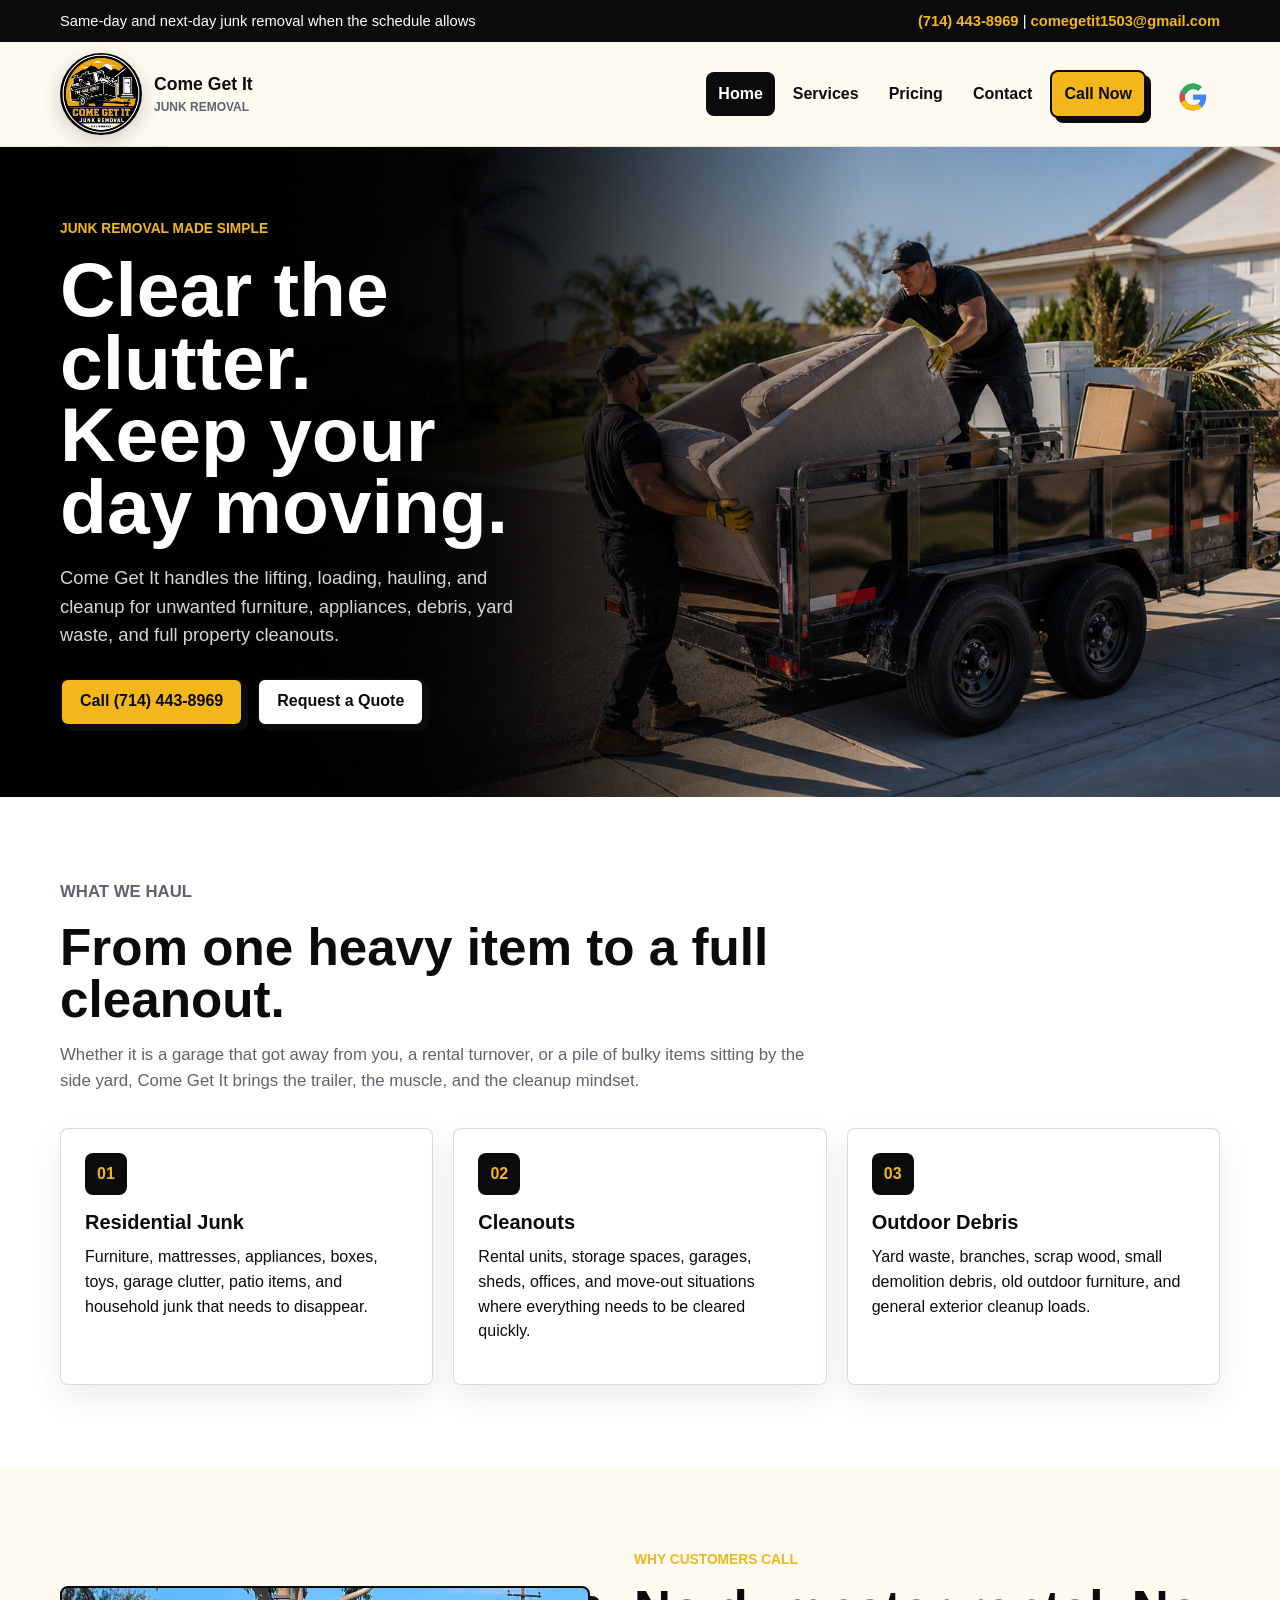
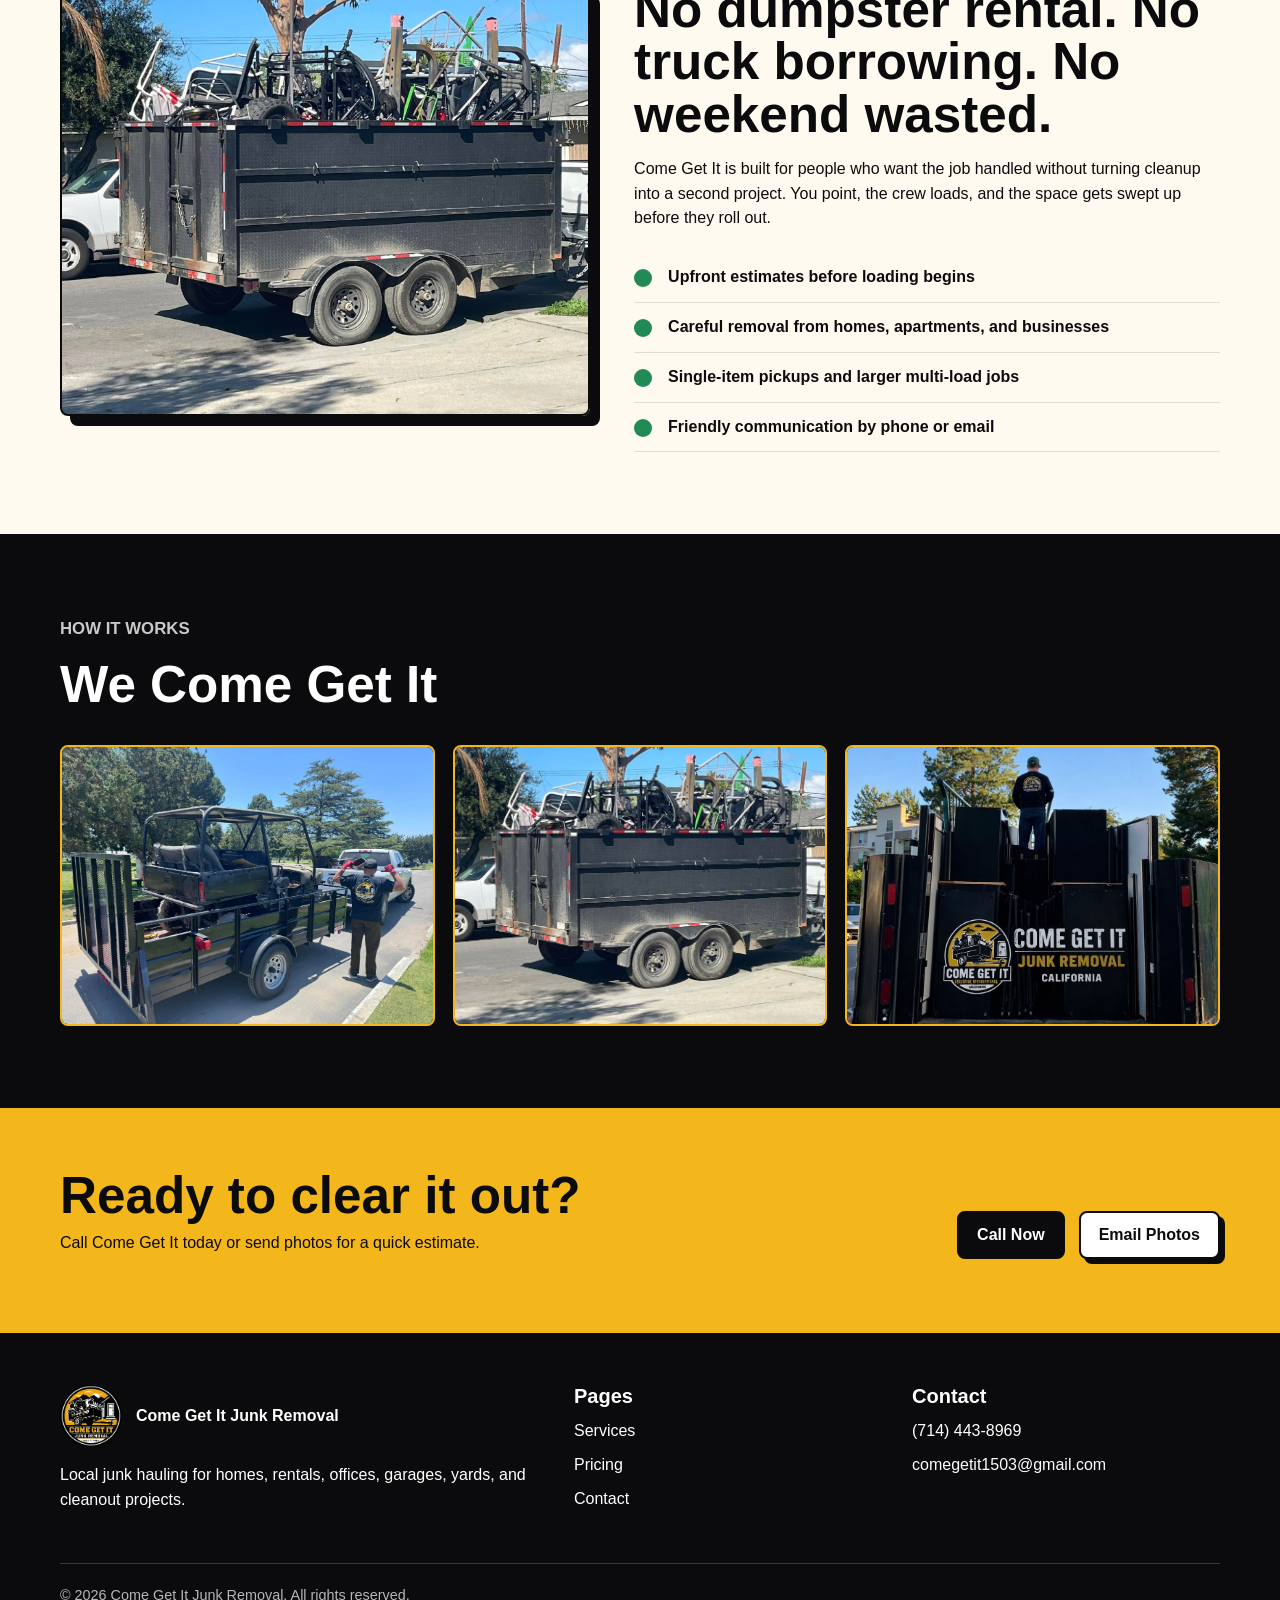
<file: index.html>
<!doctype html>
<html lang="en">
  <head>
    <meta charset="utf-8">
    <meta name="viewport" content="width=device-width, initial-scale=1">
    <title>Come Get It | Junk Removal in California</title>
    <meta name="description" content="Come Get It provides fast junk removal for homes, apartments, businesses, garages, yards, cleanouts, and bulky item pickup. Call 714-443-8969.">
    <link rel="stylesheet" href="styles.css">
  </head>
  <body>
    <div class="topbar">
      <div class="topbar-inner">
        <span>Same-day and next-day junk removal when the schedule allows</span>
        <span><a href="tel:7144438969">(714) 443-8969</a> | <a href="mailto:comegetit1503@gmail.com">comegetit1503@gmail.com</a></span>
      </div>
    </div>
    <header class="site-header">
      <div class="nav-inner">
        <a class="brand" href="index.html">
          <img src="come-get-it-junk-removal-logo-refresh.png" alt="Come Get It Junk Removal logo">
          <span>Come Get It <small>Junk Removal</small></span>
        </a>
        <button class="nav-toggle" type="button" aria-label="Open menu" aria-expanded="false"></button>
        <nav class="nav-links" aria-label="Main navigation">
          <a href="index.html" aria-current="page">Home</a>
          <a href="services.html">Services</a>
          <a href="pricing.html">Pricing</a>
          <a href="contact.html">Contact</a>
          <a class="button" href="tel:7144438969">Call Now</a>
          <a class="google-review" href="https://www.google.com/search?q=come+get+it+jung+removal&oq=come+&gs_lcrp=EgZjaHJvbWUqBggAEEUYOzIGCAAQRRg7MgYIARBFGDkyDAgCECMYJxiABBiKBTIHCAMQLhiABDIGCAQQRRg8MgYIBRBFGDwyBggGEEUYPDIGCAcQRRg80gEIMzIyMWowajeoAgCwAgA&sourceid=chrome&ie=UTF-8#lrd=0x455774424c868865:0x972caba1a61c6d0f,1,,,," target="_blank" rel="noopener" aria-label="Read Come Get It Google reviews"><span class="google-g">G</span></a>
        </nav>
      </div>
    </header>

    <main>
      <section class="hero">
        <div class="hero-inner">
          <div>
            <p class="eyebrow">Junk removal made simple</p>
            <h1>Clear the clutter. Keep your day moving.</h1>
            <p class="lead">Come Get It handles the lifting, loading, hauling, and cleanup for unwanted furniture, appliances, debris, yard waste, and full property cleanouts.</p>
            <div class="hero-actions">
              <a class="button" href="tel:7144438969">Call (714) 443-8969</a>
              <a class="button light" href="contact.html">Request a Quote</a>
            </div>
          </div>
          <div class="hero-photo-space" aria-hidden="true"></div>
        </div>
      </section>

      <section class="section alt">
        <div class="section-inner">
          <div class="section-head">
            <p class="eyebrow">What we haul</p>
            <h2>From one heavy item to a full cleanout.</h2>
            <p>Whether it is a garage that got away from you, a rental turnover, or a pile of bulky items sitting by the side yard, Come Get It brings the trailer, the muscle, and the cleanup mindset.</p>
          </div>
          <div class="grid three">
            <article class="service-card">
              <div class="icon">01</div>
              <h3>Residential Junk</h3>
              <p>Furniture, mattresses, appliances, boxes, toys, garage clutter, patio items, and household junk that needs to disappear.</p>
            </article>
            <article class="service-card">
              <div class="icon">02</div>
              <h3>Cleanouts</h3>
              <p>Rental units, storage spaces, garages, sheds, offices, and move-out situations where everything needs to be cleared quickly.</p>
            </article>
            <article class="service-card">
              <div class="icon">03</div>
              <h3>Outdoor Debris</h3>
              <p>Yard waste, branches, scrap wood, small demolition debris, old outdoor furniture, and general exterior cleanup loads.</p>
            </article>
          </div>
        </div>
      </section>

      <section class="section">
        <div class="section-inner split">
          <div class="image-band" aria-hidden="true"></div>
          <div>
            <p class="eyebrow">Why customers call</p>
            <h2>No dumpster rental. No truck borrowing. No weekend wasted.</h2>
            <p>Come Get It is built for people who want the job handled without turning cleanup into a second project. You point, the crew loads, and the space gets swept up before they roll out.</p>
            <ul class="check-list">
              <li>Upfront estimates before loading begins</li>
              <li>Careful removal from homes, apartments, and businesses</li>
              <li>Single-item pickups and larger multi-load jobs</li>
              <li>Friendly communication by phone or email</li>
            </ul>
          </div>
        </div>
      </section>

      <section class="section dark">
        <div class="section-inner">
          <div class="section-head">
            <p class="eyebrow">How it works</p>
            <h2>We Come Get It</h2>
          </div>
          <div class="photo-gallery" aria-label="Recent junk removal jobs">
            <img src="gallery-loaded-trailer.jpg" alt="Come Get It hauling a large utility vehicle" loading="lazy" />
            <img src="gallery-junk-haul.jpg" alt="A Come Get It trailer loaded for junk removal" loading="lazy" />
            <img src="gallery-come-get-it-trailer.jpg" alt="Come Get It Junk Removal branded trailer" loading="lazy" />
          </div>
        </div>
      </section>

      <section class="cta">
        <div class="section-inner">
          <div>
            <h2>Ready to clear it out?</h2>
            <p>Call Come Get It today or send photos for a quick estimate.</p>
          </div>
          <div class="cta-actions">
            <a class="button dark" href="tel:7144438969">Call Now</a>
            <a class="button light" href="mailto:comegetit1503@gmail.com">Email Photos</a>
          </div>
        </div>
      </section>
    </main>

    <footer class="site-footer">
      <div class="footer-inner">
        <div>
          <div class="footer-brand">
            <img src="come-get-it-junk-removal-logo-refresh.png" alt="Come Get It Junk Removal logo">
            <strong>Come Get It Junk Removal</strong>
          </div>
          <p>Local junk hauling for homes, rentals, offices, garages, yards, and cleanout projects.</p>
        </div>
        <div>
          <h3>Pages</h3>
          <ul class="footer-list">
            <li><a href="services.html">Services</a></li>
            <li><a href="pricing.html">Pricing</a></li>
            <li><a href="contact.html">Contact</a></li>
          </ul>
        </div>
        <div>
          <h3>Contact</h3>
          <ul class="footer-list">
            <li><a href="tel:7144438969">(714) 443-8969</a></li>
            <li><a href="mailto:comegetit1503@gmail.com">comegetit1503@gmail.com</a></li>
          </ul>
        </div>
      </div>
      <div class="copyright">&copy; 2026 Come Get It Junk Removal. All rights reserved.</div>
    </footer>
    <script src="script.js"></script>
  </body>
</html>
</file>
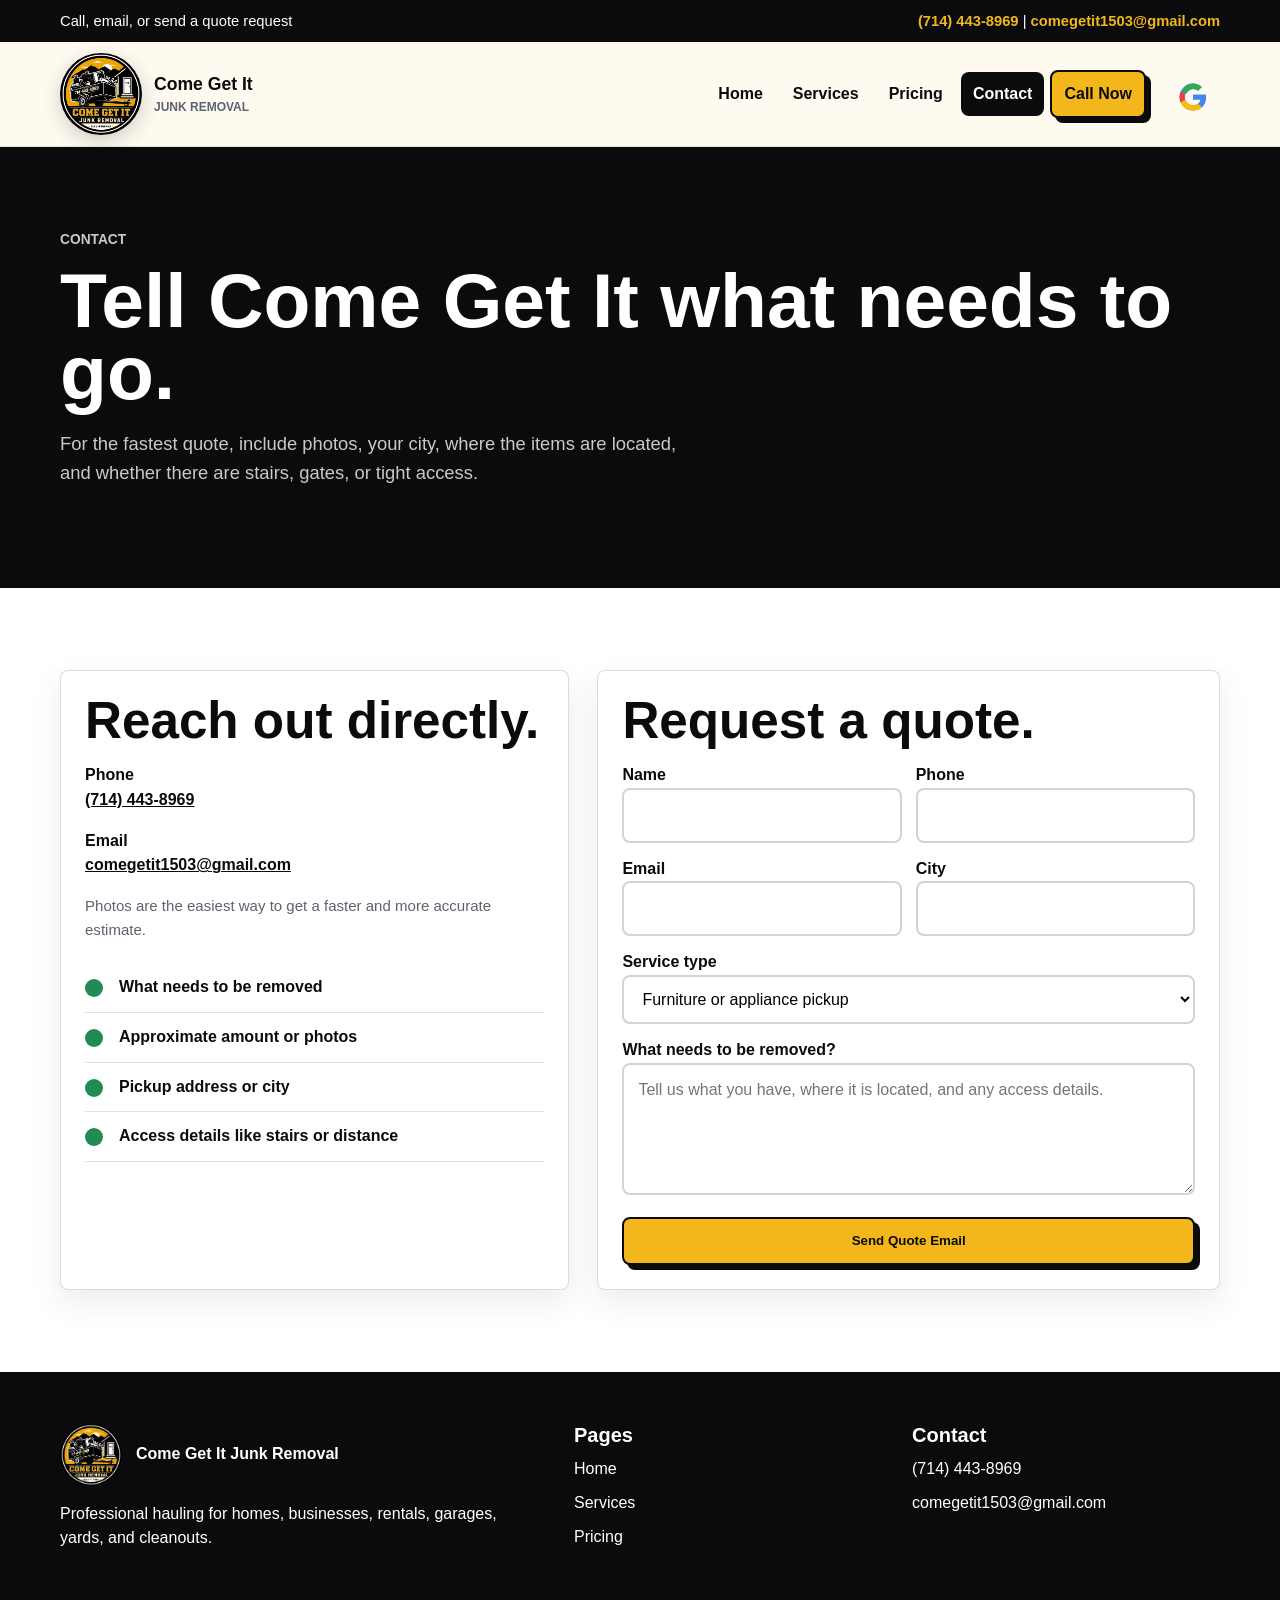
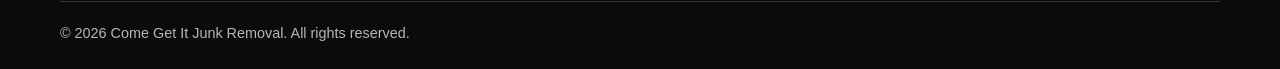
<file: contact.html>
<!doctype html>
<html lang="en">
  <head>
    <meta charset="utf-8">
    <meta name="viewport" content="width=device-width, initial-scale=1">
    <title>Contact | Come Get It Junk Removal</title>
    <meta name="description" content="Contact Come Get It Junk Removal for a quote. Call 714-443-8969 or email comegetit1503@gmail.com.">
    <link rel="stylesheet" href="styles.css">
  </head>
  <body>
    <div class="topbar"><div class="topbar-inner"><span>Call, email, or send a quote request</span><span><a href="tel:7144438969">(714) 443-8969</a> | <a href="mailto:comegetit1503@gmail.com">comegetit1503@gmail.com</a></span></div></div>
    <header class="site-header"><div class="nav-inner"><a class="brand" href="index.html"><img src="come-get-it-junk-removal-logo-refresh.png" alt="Come Get It Junk Removal logo"><span>Come Get It <small>Junk Removal</small></span></a><button class="nav-toggle" type="button" aria-label="Open menu" aria-expanded="false"></button><nav class="nav-links" aria-label="Main navigation"><a href="index.html">Home</a><a href="services.html">Services</a><a href="pricing.html">Pricing</a><a href="contact.html" aria-current="page">Contact</a><a class="button" href="tel:7144438969">Call Now</a><a class="google-review" href="https://www.google.com/search?q=come+get+it+jung+removal&oq=come+&gs_lcrp=EgZjaHJvbWUqBggAEEUYOzIGCAAQRRg7MgYIARBFGDkyDAgCECMYJxiABBiKBTIHCAMQLhiABDIGCAQQRRg8MgYIBRBFGDwyBggGEEUYPDIGCAcQRRg80gEIMzIyMWowajeoAgCwAgA&sourceid=chrome&ie=UTF-8#lrd=0x455774424c868865:0x972caba1a61c6d0f,1,,,," target="_blank" rel="noopener" aria-label="Read Come Get It Google reviews"><span class="google-g">G</span></a></nav></div></header>
    <main>
      <section class="section dark">
        <div class="section-inner">
          <p class="eyebrow">Contact</p>
          <h1>Tell Come Get It what needs to go.</h1>
          <p class="lead">For the fastest quote, include photos, your city, where the items are located, and whether there are stairs, gates, or tight access.</p>
        </div>
      </section>
      <section class="section alt">
        <div class="section-inner contact-grid">
          <div class="contact-card">
            <h2>Reach out directly.</h2>
            <p><strong>Phone</strong><br><a href="tel:7144438969">(714) 443-8969</a></p>
            <p><strong>Email</strong><br><a href="mailto:comegetit1503@gmail.com">comegetit1503@gmail.com</a></p>
            <p class="note">Photos are the easiest way to get a faster and more accurate estimate.</p>
            <ul class="check-list">
              <li>What needs to be removed</li>
              <li>Approximate amount or photos</li>
              <li>Pickup address or city</li>
              <li>Access details like stairs or distance</li>
            </ul>
          </div>
          <div class="contact-card">
            <h2>Request a quote.</h2>
            <form data-quote-form>
              <div class="form-row">
                <div><label for="name">Name</label><input id="name" name="name" autocomplete="name" required></div>
                <div><label for="phone">Phone</label><input id="phone" name="phone" autocomplete="tel" required></div>
              </div>
              <div class="form-row">
                <div><label for="email">Email</label><input id="email" name="email" type="email" autocomplete="email"></div>
                <div><label for="city">City</label><input id="city" name="city" autocomplete="address-level2"></div>
              </div>
              <div><label for="service">Service type</label><select id="service" name="service"><option>Furniture or appliance pickup</option><option>Garage or storage cleanout</option><option>Rental or move-out cleanout</option><option>Yard debris or outdoor junk</option><option>Mixed junk removal</option></select></div>
              <div><label for="details">What needs to be removed?</label><textarea id="details" name="details" placeholder="Tell us what you have, where it is located, and any access details."></textarea></div>
              <button class="button" type="submit">Send Quote Email</button>
            </form>
          </div>
        </div>
      </section>
    </main>
    <footer class="site-footer"><div class="footer-inner"><div><div class="footer-brand"><img src="come-get-it-junk-removal-logo-refresh.png" alt="Come Get It Junk Removal logo"><strong>Come Get It Junk Removal</strong></div><p>Professional hauling for homes, businesses, rentals, garages, yards, and cleanouts.</p></div><div><h3>Pages</h3><ul class="footer-list"><li><a href="index.html">Home</a></li><li><a href="services.html">Services</a></li><li><a href="pricing.html">Pricing</a></li></ul></div><div><h3>Contact</h3><ul class="footer-list"><li><a href="tel:7144438969">(714) 443-8969</a></li><li><a href="mailto:comegetit1503@gmail.com">comegetit1503@gmail.com</a></li></ul></div></div><div class="copyright">&copy; 2026 Come Get It Junk Removal. All rights reserved.</div></footer>
    <script src="script.js"></script>
  </body>
</html>
</file>
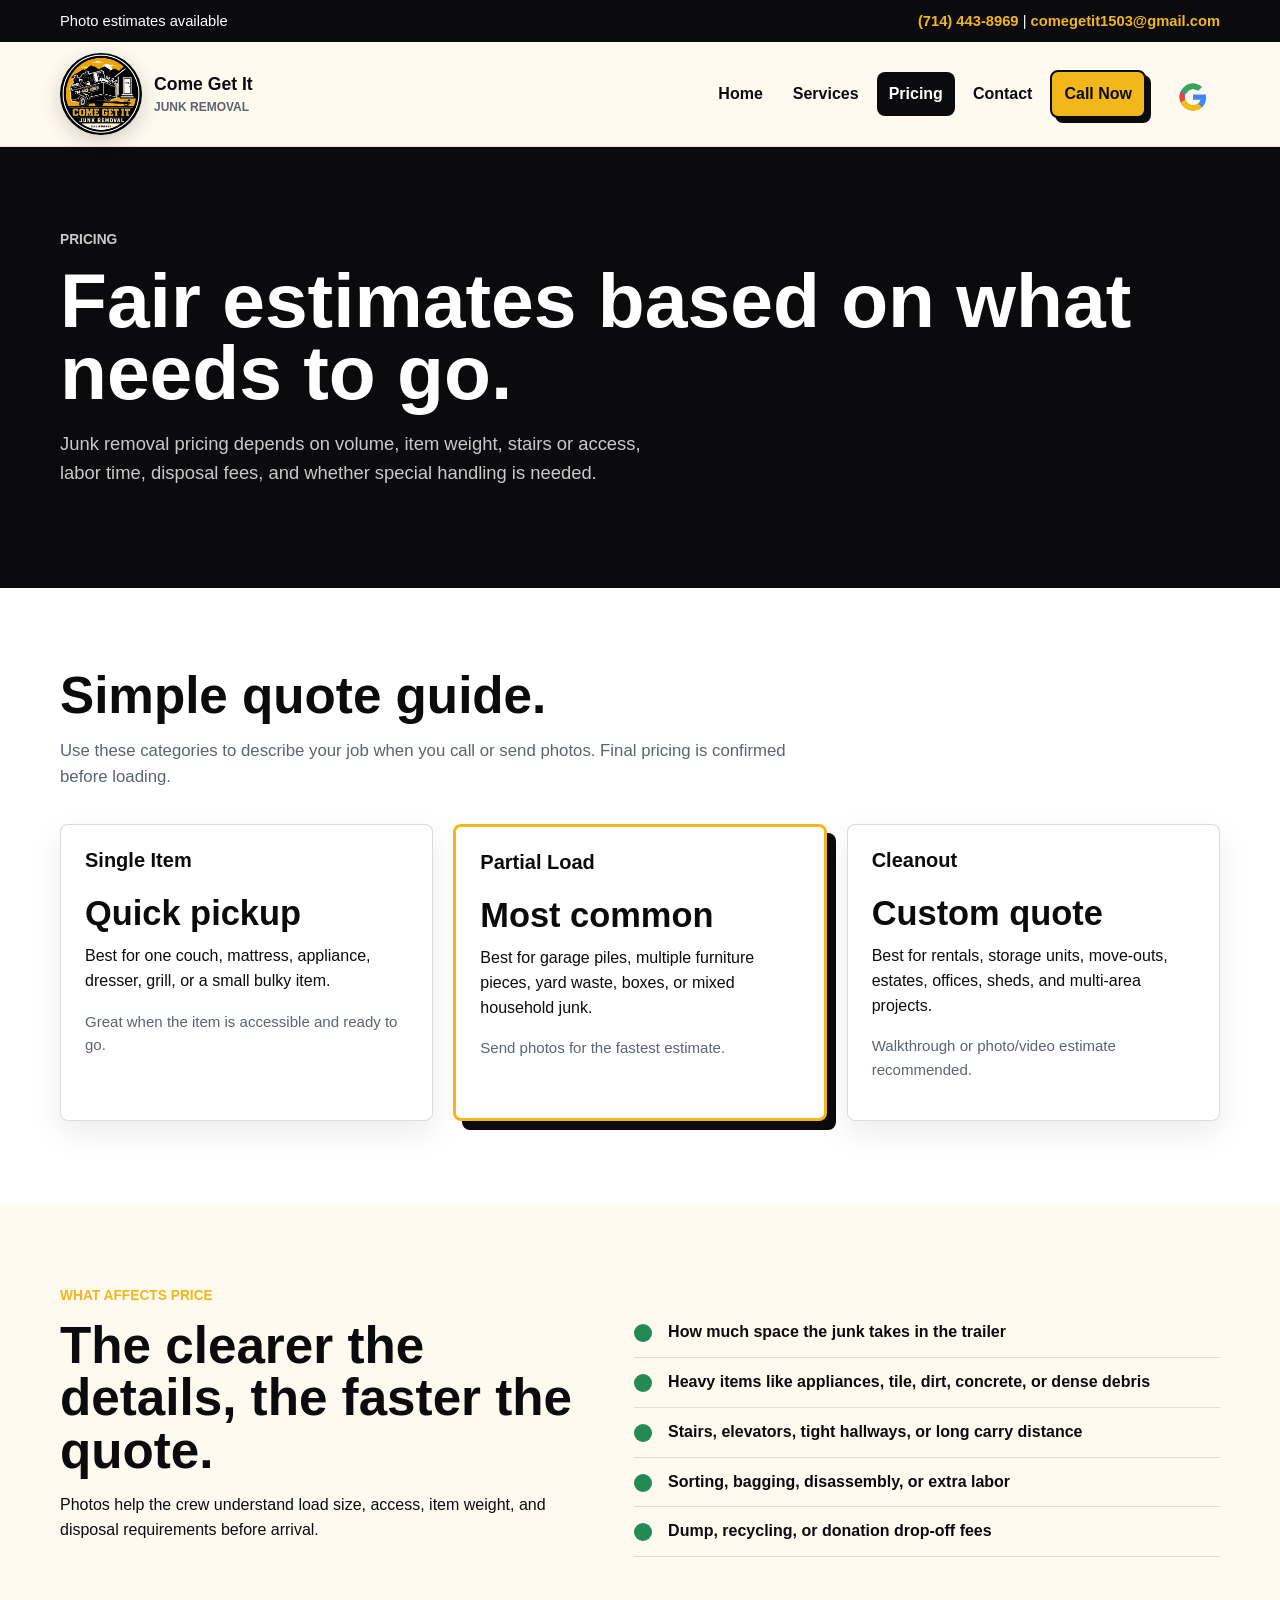
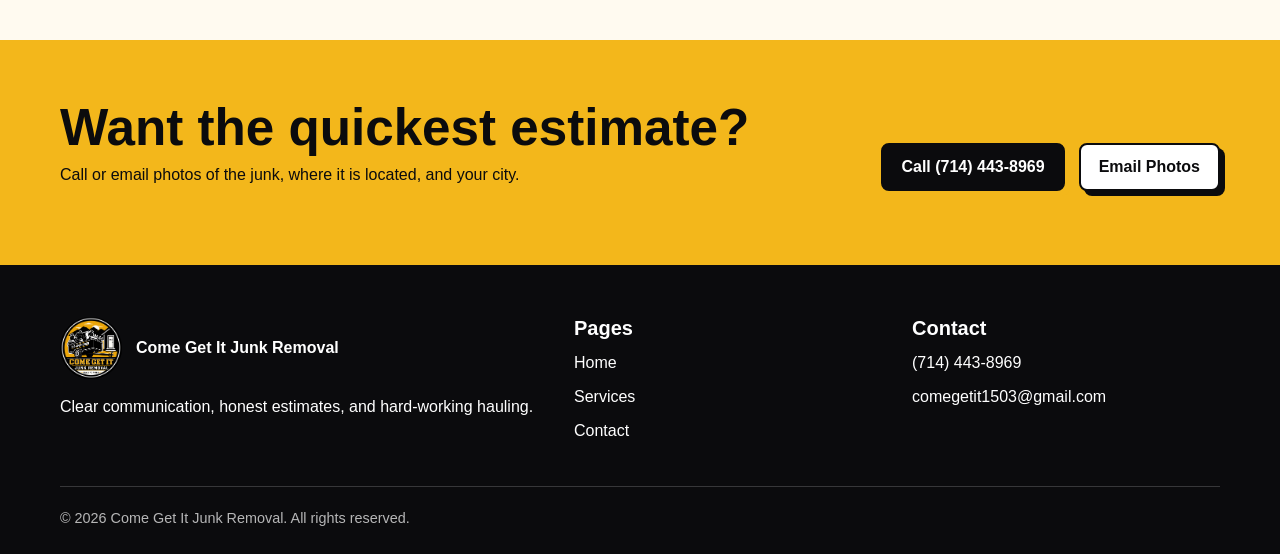
<file: pricing.html>
<!doctype html>
<html lang="en">
  <head>
    <meta charset="utf-8">
    <meta name="viewport" content="width=device-width, initial-scale=1">
    <title>Pricing | Come Get It Junk Removal</title>
    <meta name="description" content="Transparent junk removal pricing guidance from Come Get It. Get a quote based on load size, weight, access, and disposal.">
    <link rel="stylesheet" href="styles.css">
  </head>
  <body>
    <div class="topbar"><div class="topbar-inner"><span>Photo estimates available</span><span><a href="tel:7144438969">(714) 443-8969</a> | <a href="mailto:comegetit1503@gmail.com">comegetit1503@gmail.com</a></span></div></div>
    <header class="site-header"><div class="nav-inner"><a class="brand" href="index.html"><img src="come-get-it-junk-removal-logo-refresh.png" alt="Come Get It Junk Removal logo"><span>Come Get It <small>Junk Removal</small></span></a><button class="nav-toggle" type="button" aria-label="Open menu" aria-expanded="false"></button><nav class="nav-links" aria-label="Main navigation"><a href="index.html">Home</a><a href="services.html">Services</a><a href="pricing.html" aria-current="page">Pricing</a><a href="contact.html">Contact</a><a class="button" href="tel:7144438969">Call Now</a><a class="google-review" href="https://www.google.com/search?q=come+get+it+jung+removal&oq=come+&gs_lcrp=EgZjaHJvbWUqBggAEEUYOzIGCAAQRRg7MgYIARBFGDkyDAgCECMYJxiABBiKBTIHCAMQLhiABDIGCAQQRRg8MgYIBRBFGDwyBggGEEUYPDIGCAcQRRg80gEIMzIyMWowajeoAgCwAgA&sourceid=chrome&ie=UTF-8#lrd=0x455774424c868865:0x972caba1a61c6d0f,1,,,," target="_blank" rel="noopener" aria-label="Read Come Get It Google reviews"><span class="google-g">G</span></a></nav></div></header>
    <main>
      <section class="section dark">
        <div class="section-inner">
          <p class="eyebrow">Pricing</p>
          <h1>Fair estimates based on what needs to go.</h1>
          <p class="lead">Junk removal pricing depends on volume, item weight, stairs or access, labor time, disposal fees, and whether special handling is needed.</p>
        </div>
      </section>
      <section class="section alt">
        <div class="section-inner">
          <div class="section-head"><h2>Simple quote guide.</h2><p>Use these categories to describe your job when you call or send photos. Final pricing is confirmed before loading.</p></div>
          <div class="grid three">
            <article class="price-card"><h3>Single Item</h3><span class="price">Quick pickup</span><p>Best for one couch, mattress, appliance, dresser, grill, or a small bulky item.</p><p class="note">Great when the item is accessible and ready to go.</p></article>
            <article class="price-card featured"><h3>Partial Load</h3><span class="price">Most common</span><p>Best for garage piles, multiple furniture pieces, yard waste, boxes, or mixed household junk.</p><p class="note">Send photos for the fastest estimate.</p></article>
            <article class="price-card"><h3>Cleanout</h3><span class="price">Custom quote</span><p>Best for rentals, storage units, move-outs, estates, offices, sheds, and multi-area projects.</p><p class="note">Walkthrough or photo/video estimate recommended.</p></article>
          </div>
        </div>
      </section>
      <section class="section">
        <div class="section-inner split">
          <div>
            <p class="eyebrow">What affects price</p>
            <h2>The clearer the details, the faster the quote.</h2>
            <p>Photos help the crew understand load size, access, item weight, and disposal requirements before arrival.</p>
          </div>
          <ul class="check-list">
            <li>How much space the junk takes in the trailer</li>
            <li>Heavy items like appliances, tile, dirt, concrete, or dense debris</li>
            <li>Stairs, elevators, tight hallways, or long carry distance</li>
            <li>Sorting, bagging, disassembly, or extra labor</li>
            <li>Dump, recycling, or donation drop-off fees</li>
          </ul>
        </div>
      </section>
      <section class="cta"><div class="section-inner"><div><h2>Want the quickest estimate?</h2><p>Call or email photos of the junk, where it is located, and your city.</p></div><div class="cta-actions"><a class="button dark" href="tel:7144438969">Call (714) 443-8969</a><a class="button light" href="mailto:comegetit1503@gmail.com">Email Photos</a></div></div></section>
    </main>
    <footer class="site-footer"><div class="footer-inner"><div><div class="footer-brand"><img src="come-get-it-junk-removal-logo-refresh.png" alt="Come Get It Junk Removal logo"><strong>Come Get It Junk Removal</strong></div><p>Clear communication, honest estimates, and hard-working hauling.</p></div><div><h3>Pages</h3><ul class="footer-list"><li><a href="index.html">Home</a></li><li><a href="services.html">Services</a></li><li><a href="contact.html">Contact</a></li></ul></div><div><h3>Contact</h3><ul class="footer-list"><li><a href="tel:7144438969">(714) 443-8969</a></li><li><a href="mailto:comegetit1503@gmail.com">comegetit1503@gmail.com</a></li></ul></div></div><div class="copyright">&copy; 2026 Come Get It Junk Removal. All rights reserved.</div></footer>
    <script src="script.js"></script>
  </body>
</html>
</file>
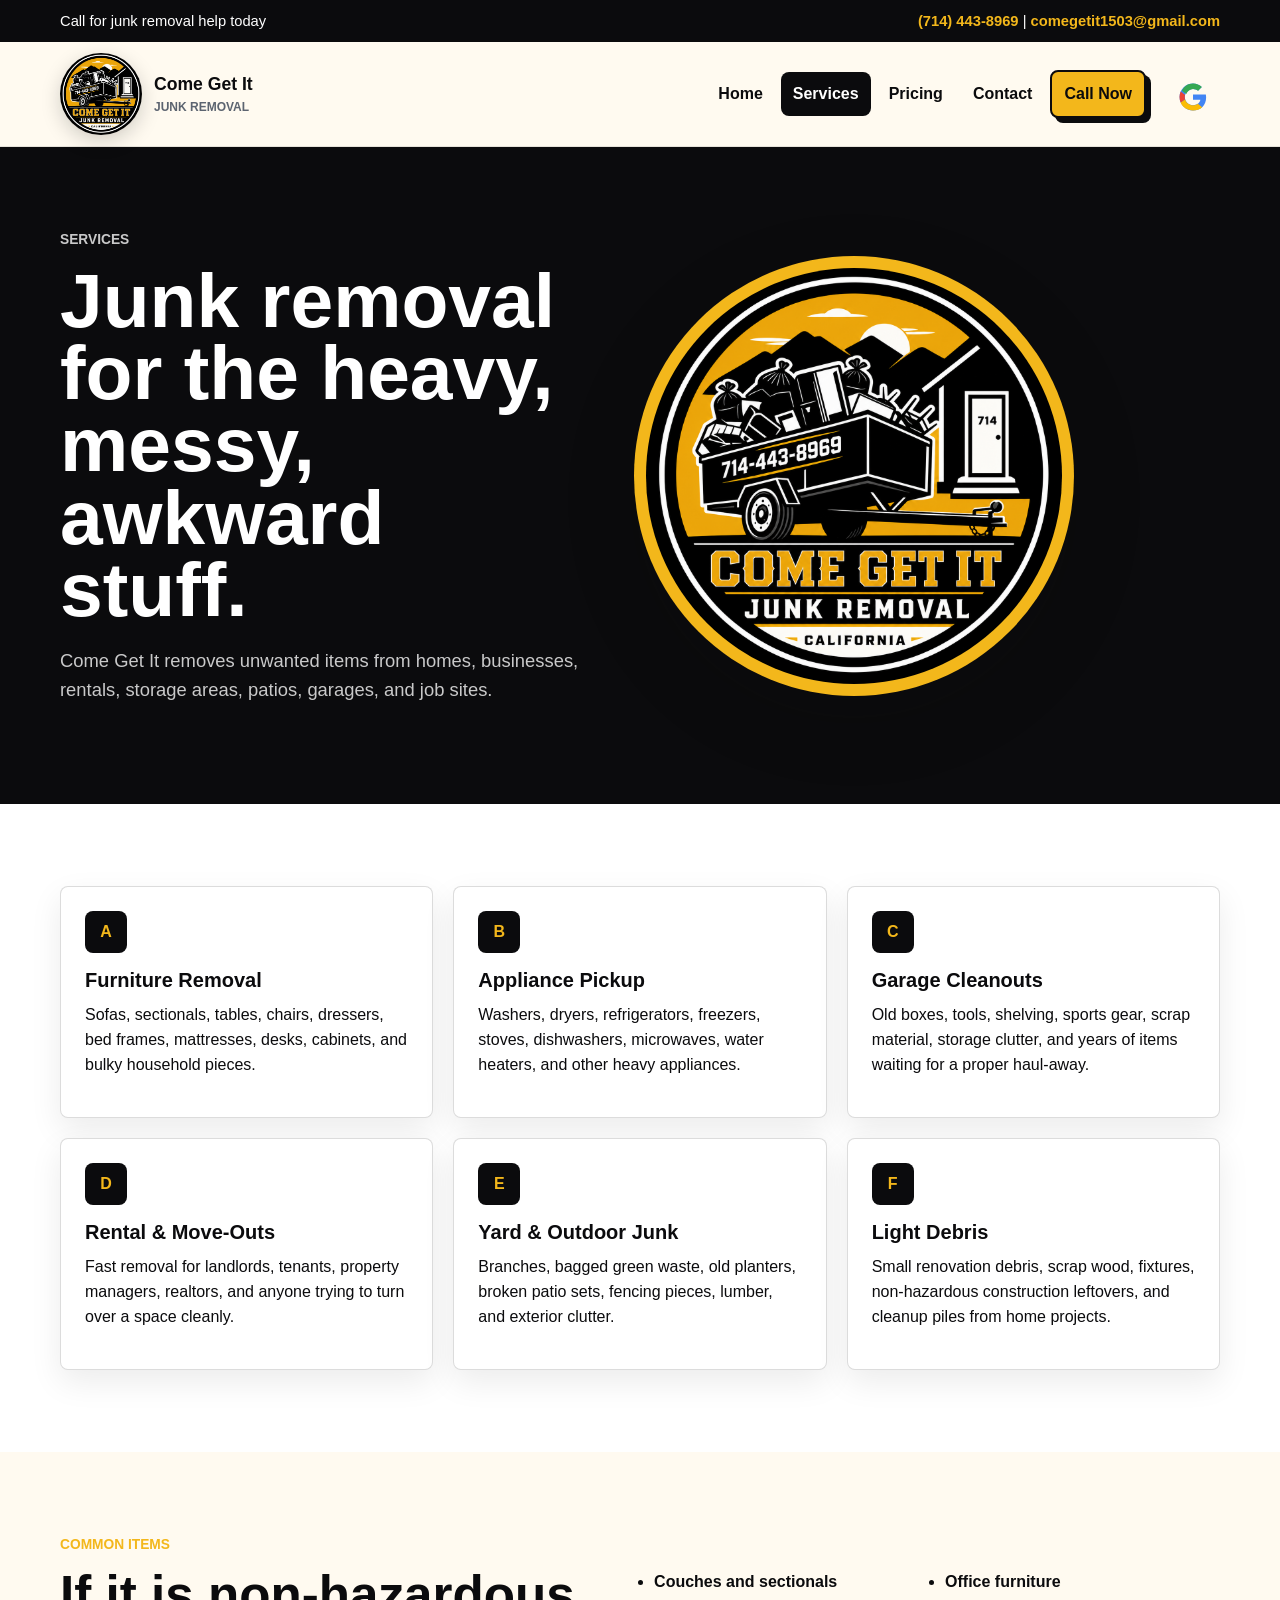
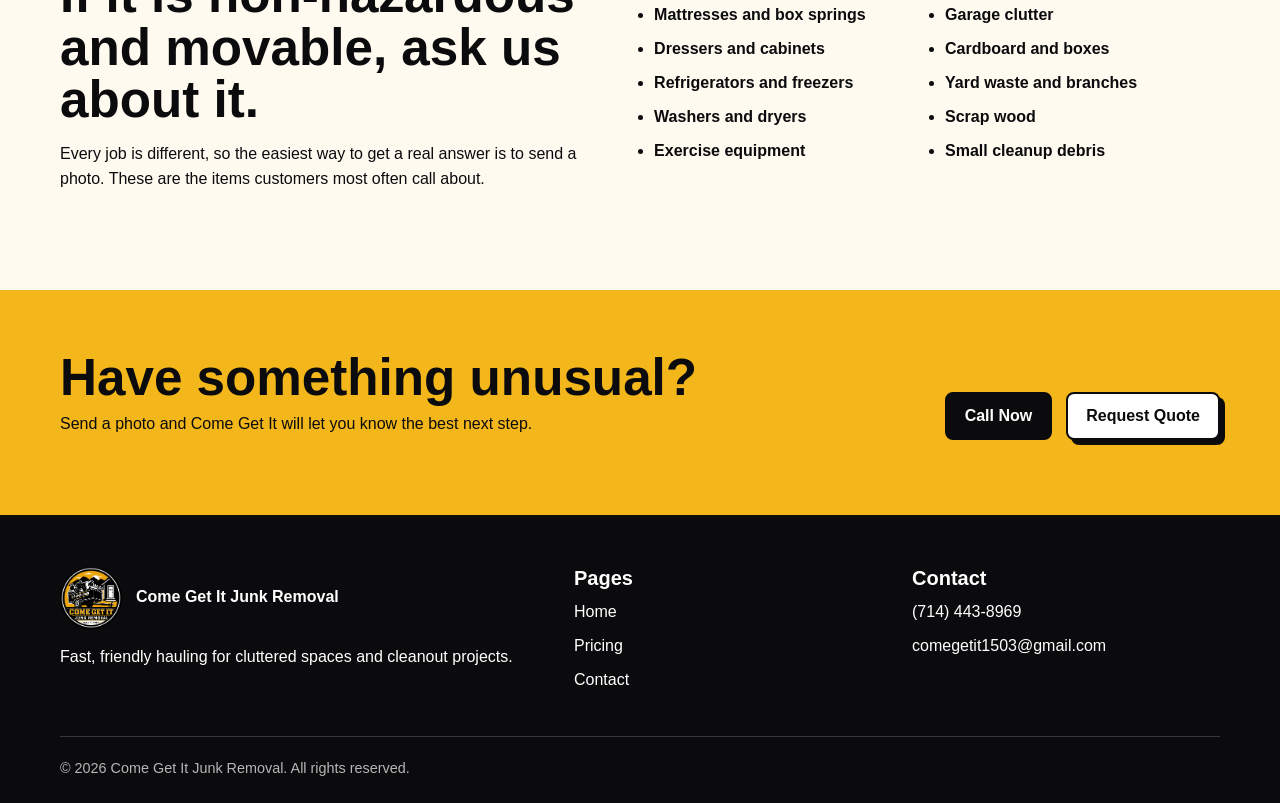
<file: services.html>
<!doctype html>
<html lang="en">
  <head>
    <meta charset="utf-8">
    <meta name="viewport" content="width=device-width, initial-scale=1">
    <title>Services | Come Get It Junk Removal</title>
    <meta name="description" content="Junk removal services for furniture, appliances, cleanouts, yard debris, garage cleanup, and bulky item pickup.">
    <link rel="stylesheet" href="styles.css">
  </head>
  <body>
    <div class="topbar"><div class="topbar-inner"><span>Call for junk removal help today</span><span><a href="tel:7144438969">(714) 443-8969</a> | <a href="mailto:comegetit1503@gmail.com">comegetit1503@gmail.com</a></span></div></div>
    <header class="site-header">
      <div class="nav-inner">
        <a class="brand" href="index.html"><img src="come-get-it-junk-removal-logo-refresh.png" alt="Come Get It Junk Removal logo"><span>Come Get It <small>Junk Removal</small></span></a>
        <button class="nav-toggle" type="button" aria-label="Open menu" aria-expanded="false"></button>
        <nav class="nav-links" aria-label="Main navigation">
          <a href="index.html">Home</a><a href="services.html" aria-current="page">Services</a><a href="pricing.html">Pricing</a><a href="contact.html">Contact</a><a class="button" href="tel:7144438969">Call Now</a><a class="google-review" href="https://www.google.com/search?q=come+get+it+jung+removal&oq=come+&gs_lcrp=EgZjaHJvbWUqBggAEEUYOzIGCAAQRRg7MgYIARBFGDkyDAgCECMYJxiABBiKBTIHCAMQLhiABDIGCAQQRRg8MgYIBRBFGDwyBggGEEUYPDIGCAcQRRg80gEIMzIyMWowajeoAgCwAgA&sourceid=chrome&ie=UTF-8#lrd=0x455774424c868865:0x972caba1a61c6d0f,1,,,," target="_blank" rel="noopener" aria-label="Read Come Get It Google reviews"><span class="google-g">G</span></a>
        </nav>
      </div>
    </header>
    <main>
      <section class="section dark">
        <div class="section-inner split">
          <div>
            <p class="eyebrow">Services</p>
            <h1>Junk removal for the heavy, messy, awkward stuff.</h1>
            <p class="lead">Come Get It removes unwanted items from homes, businesses, rentals, storage areas, patios, garages, and job sites.</p>
          </div>
          <div class="logo-stage"><img src="come-get-it-junk-removal-logo-refresh.png" alt="Come Get It Junk Removal logo"></div>
        </div>
      </section>
      <section class="section alt">
        <div class="section-inner">
          <div class="grid three">
            <article class="service-card"><div class="icon">A</div><h3>Furniture Removal</h3><p>Sofas, sectionals, tables, chairs, dressers, bed frames, mattresses, desks, cabinets, and bulky household pieces.</p></article>
            <article class="service-card"><div class="icon">B</div><h3>Appliance Pickup</h3><p>Washers, dryers, refrigerators, freezers, stoves, dishwashers, microwaves, water heaters, and other heavy appliances.</p></article>
            <article class="service-card"><div class="icon">C</div><h3>Garage Cleanouts</h3><p>Old boxes, tools, shelving, sports gear, scrap material, storage clutter, and years of items waiting for a proper haul-away.</p></article>
            <article class="service-card"><div class="icon">D</div><h3>Rental & Move-Outs</h3><p>Fast removal for landlords, tenants, property managers, realtors, and anyone trying to turn over a space cleanly.</p></article>
            <article class="service-card"><div class="icon">E</div><h3>Yard & Outdoor Junk</h3><p>Branches, bagged green waste, old planters, broken patio sets, fencing pieces, lumber, and exterior clutter.</p></article>
            <article class="service-card"><div class="icon">F</div><h3>Light Debris</h3><p>Small renovation debris, scrap wood, fixtures, non-hazardous construction leftovers, and cleanup piles from home projects.</p></article>
          </div>
        </div>
      </section>
      <section class="section">
        <div class="section-inner split">
          <div>
            <p class="eyebrow">Common items</p>
            <h2>If it is non-hazardous and movable, ask us about it.</h2>
            <p>Every job is different, so the easiest way to get a real answer is to send a photo. These are the items customers most often call about.</p>
          </div>
          <ul class="service-list">
            <li>Couches and sectionals</li><li>Mattresses and box springs</li><li>Dressers and cabinets</li><li>Refrigerators and freezers</li><li>Washers and dryers</li><li>Exercise equipment</li><li>Office furniture</li><li>Garage clutter</li><li>Cardboard and boxes</li><li>Yard waste and branches</li><li>Scrap wood</li><li>Small cleanup debris</li>
          </ul>
        </div>
      </section>
      <section class="cta"><div class="section-inner"><div><h2>Have something unusual?</h2><p>Send a photo and Come Get It will let you know the best next step.</p></div><div class="cta-actions"><a class="button dark" href="tel:7144438969">Call Now</a><a class="button light" href="contact.html">Request Quote</a></div></div></section>
    </main>
    <footer class="site-footer"><div class="footer-inner"><div><div class="footer-brand"><img src="come-get-it-junk-removal-logo-refresh.png" alt="Come Get It Junk Removal logo"><strong>Come Get It Junk Removal</strong></div><p>Fast, friendly hauling for cluttered spaces and cleanout projects.</p></div><div><h3>Pages</h3><ul class="footer-list"><li><a href="index.html">Home</a></li><li><a href="pricing.html">Pricing</a></li><li><a href="contact.html">Contact</a></li></ul></div><div><h3>Contact</h3><ul class="footer-list"><li><a href="tel:7144438969">(714) 443-8969</a></li><li><a href="mailto:comegetit1503@gmail.com">comegetit1503@gmail.com</a></li></ul></div></div><div class="copyright">&copy; 2026 Come Get It Junk Removal. All rights reserved.</div></footer>
    <script src="script.js"></script>
  </body>
</html>
</file>
<file: styles.css>
:root {
  --ink: #0b0b0d;
  --charcoal: #17191d;
  --steel: #5c6470;
  --line: #e8e2d6;
  --paper: #fffaf0;
  --white: #ffffff;
  --gold: #f3b71b;
  --gold-dark: #c98f04;
  --green: #218a55;
  --shadow: 0 24px 70px rgba(10, 10, 10, 0.18);
  --radius: 8px;
}

* {
  box-sizing: border-box;
}

body {
  margin: 0;
  color: var(--ink);
  background: var(--paper);
  font-family: Arial, Helvetica, sans-serif;
  line-height: 1.55;
}

img {
  max-width: 100%;
  display: block;
}

a {
  color: inherit;
}

.topbar {
  background: var(--ink);
  color: var(--white);
  font-size: 0.92rem;
}

.topbar-inner,
.nav-inner,
.section-inner,
.footer-inner {
  width: min(1160px, calc(100% - 32px));
  margin: 0 auto;
}

.topbar-inner {
  min-height: 42px;
  display: flex;
  align-items: center;
  justify-content: space-between;
  gap: 18px;
}

.topbar a {
  color: var(--gold);
  text-decoration: none;
  font-weight: 700;
}

.site-header {
  position: sticky;
  top: 0;
  z-index: 20;
  background: rgba(255, 250, 240, 0.96);
  border-bottom: 1px solid rgba(11, 11, 13, 0.1);
  backdrop-filter: blur(14px);
}

.nav-inner {
  min-height: 104px;
  display: flex;
  align-items: center;
  justify-content: space-between;
  gap: 24px;
}

.brand {
  display: flex;
  align-items: center;
  gap: 12px;
  text-decoration: none;
  font-weight: 900;
  letter-spacing: 0;
}

.brand img {
  width: 82px;
  height: 82px;
  border-radius: 50%;
  object-fit: cover;
  box-shadow: 0 6px 20px rgba(0, 0, 0, 0.18);
}

.brand span {
  display: block;
  font-size: 1.1rem;
}

.brand small {
  display: block;
  color: var(--steel);
  font-weight: 800;
  font-size: 0.75rem;
  text-transform: uppercase;
}

.nav-links {
  display: flex;
  align-items: center;
  gap: 6px;
  flex: 1;
  justify-content: flex-end;
}

.nav-links a {
  text-decoration: none;
  font-weight: 800;
  padding: 10px 12px;
  border-radius: var(--radius);
}

.nav-links a:hover,
.nav-links a[aria-current="page"] {
  background: var(--ink);
  color: var(--white);
}

.google-review {
  min-width: 44px;
  height: 44px;
  padding: 0;
  display: inline-grid;
  place-items: center;
  border: 0;
  border-radius: 50%;
  background: transparent;
  text-decoration: none;
  margin-left: 14px;
}

.google-review:hover {
  background: rgba(11, 11, 13, 0.08);
  color: inherit;
}

.google-g {
  width: 30px;
  height: 30px;
  display: block;
  background: url("data:image/svg+xml,%3Csvg viewBox='0 0 48 48' xmlns='http://www.w3.org/2000/svg'%3E%3Cpath fill='%234285F4' d='M44.5 20H24v8.5h11.8C34.7 33.9 30.1 37 24 37c-7.2 0-13-5.8-13-13s5.8-13 13-13c3.1 0 5.9 1.1 8.1 3.1l6-6C34.4 4.7 29.5 2.5 24 2.5 12.1 2.5 2.5 12.1 2.5 24S12.1 45.5 24 45.5c12.4 0 21-8.7 21-20.9 0-1.5-.2-3-.5-4.6z'/%3E%3Cpath fill='%2334A853' d='M6.3 14.1l7 5.1C15.2 14.4 19.3 11 24 11c3.1 0 5.9 1.1 8.1 3.1l6-6C34.4 4.7 29.5 2.5 24 2.5c-7.8 0-14.6 4.4-17.7 11.6z'/%3E%3Cpath fill='%23FBBC05' d='M24 45.5c5.9 0 10.9-1.9 14.6-5.3l-6.8-5.6C29.8 36.1 27.2 37 24 37c-6 0-11.1-4.1-12.7-9.6l-7.1 5.5C7.2 40.3 14.7 45.5 24 45.5z'/%3E%3Cpath fill='%23EA4335' d='M11.3 27.4c-.4-1.1-.6-2.2-.6-3.4s.2-2.3.6-3.4l-7-5.5C3.1 17.8 2.5 20.8 2.5 24s.6 6.2 1.8 8.9l7-5.5z'/%3E%3C/svg%3E") center / contain no-repeat;
  text-indent: -9999px;
  overflow: hidden;
}

.google-g {
  font-weight: 900;
}

.nav-toggle {
  display: none;
  border: 0;
  background: var(--ink);
  color: var(--white);
  width: 44px;
  height: 44px;
  border-radius: var(--radius);
  font-size: 1.45rem;
  cursor: pointer;
}

.nav-toggle::before {
  content: "\2630";
}

.button {
  display: inline-flex;
  align-items: center;
  justify-content: center;
  min-height: 48px;
  padding: 0 18px;
  border-radius: var(--radius);
  border: 2px solid var(--ink);
  background: var(--gold);
  color: var(--ink);
  font-weight: 900;
  text-decoration: none;
  box-shadow: 5px 5px 0 var(--ink);
  transition: transform 0.16s ease, box-shadow 0.16s ease;
}

.button:hover {
  transform: translate(2px, 2px);
  box-shadow: 3px 3px 0 var(--ink);
}

.button.dark {
  background: var(--ink);
  color: var(--white);
  border-color: var(--ink);
  box-shadow: 5px 5px 0 var(--gold);
}

.button.light {
  background: var(--white);
}

.hero {
  background:
    linear-gradient(90deg, rgba(0, 0, 0, 0.92) 0%, rgba(0, 0, 0, 0.76) 38%, rgba(0, 0, 0, 0.22) 68%, rgba(0, 0, 0, 0.08) 100%),
    url("come-get-it-hero-junk-removal.png") center / cover no-repeat,
    var(--ink);
  color: var(--white);
  overflow: hidden;
}

.hero-inner {
  width: min(1160px, calc(100% - 32px));
  margin: 0 auto;
  min-height: 650px;
  display: grid;
  grid-template-columns: minmax(0, 0.82fr) minmax(0, 1.18fr);
  align-items: center;
  gap: 54px;
  padding: 62px 0;
}

.eyebrow {
  color: var(--gold);
  font-weight: 900;
  text-transform: uppercase;
  font-size: 0.86rem;
}

h1,
h2,
h3,
p {
  margin-top: 0;
}

h1 {
  font-size: clamp(2.65rem, 6vw, 5.25rem);
  line-height: 0.94;
  margin-bottom: 22px;
  letter-spacing: 0;
}

h2 {
  font-size: clamp(2rem, 4vw, 3.25rem);
  line-height: 1.02;
  margin-bottom: 16px;
  letter-spacing: 0;
}

h3 {
  font-size: 1.25rem;
  line-height: 1.18;
  margin-bottom: 10px;
}

.lead {
  font-size: 1.15rem;
  color: rgba(255, 255, 255, 0.84);
  max-width: 620px;
}

.hero-actions,
.cta-actions {
  display: flex;
  gap: 14px;
  flex-wrap: wrap;
  margin-top: 28px;
}

.hero-card {
  position: relative;
  min-height: 500px;
  display: grid;
  place-items: center;
}

.hero-photo-space {
  min-height: 500px;
}

.logo-stage {
  width: min(440px, 90vw);
  aspect-ratio: 1;
  border-radius: 50%;
  background: var(--gold);
  padding: 12px;
  box-shadow: var(--shadow);
}

.logo-stage img {
  width: 100%;
  height: 100%;
  border-radius: 50%;
  object-fit: cover;
}

.quick-panel {
  position: absolute;
  right: 0;
  bottom: 24px;
  width: min(310px, 78vw);
  background: var(--white);
  color: var(--ink);
  border: 2px solid var(--ink);
  border-radius: var(--radius);
  box-shadow: 8px 8px 0 var(--gold);
  padding: 20px;
}

.quick-panel strong {
  display: block;
  font-size: 1.4rem;
  line-height: 1.1;
}

.quick-panel span {
  color: var(--steel);
  font-weight: 700;
}

.section {
  padding: 82px 0;
}

.section.alt {
  background: var(--white);
}

.section.dark {
  background: var(--ink);
  color: var(--white);
}

.section-head {
  max-width: 760px;
  margin-bottom: 34px;
}

.section-head p {
  color: var(--steel);
  font-size: 1.05rem;
}

.dark .section-head p,
.dark p {
  color: rgba(255, 255, 255, 0.78);
}

.grid {
  display: grid;
  gap: 20px;
}

.grid.three {
  grid-template-columns: repeat(3, minmax(0, 1fr));
}

.grid.two {
  grid-template-columns: repeat(2, minmax(0, 1fr));
}

.card,
.service-card,
.price-card,
.contact-card {
  background: var(--white);
  border: 1px solid rgba(11, 11, 13, 0.14);
  border-radius: var(--radius);
  padding: 24px;
  box-shadow: 0 12px 32px rgba(10, 10, 10, 0.08);
}

.card strong,
.service-card strong {
  color: var(--gold-dark);
}

.icon {
  width: 42px;
  height: 42px;
  border-radius: var(--radius);
  display: grid;
  place-items: center;
  background: var(--ink);
  color: var(--gold);
  font-weight: 900;
  margin-bottom: 16px;
}

.split {
  display: grid;
  grid-template-columns: 0.95fr 1.05fr;
  gap: 44px;
  align-items: center;
}

.image-band {
  min-height: 430px;
  border-radius: var(--radius);
  border: 2px solid var(--ink);
  background: url("why-customers-call.jpg") center / cover no-repeat;
  box-shadow: 10px 10px 0 var(--ink);
}

.check-list {
  padding: 0;
  margin: 22px 0 0;
  list-style: none;
}

.check-list li {
  padding: 12px 0 12px 34px;
  border-bottom: 1px solid rgba(11, 11, 13, 0.12);
  position: relative;
  font-weight: 800;
}

.check-list li::before {
  content: "";
  position: absolute;
  left: 0;
  top: 16px;
  width: 18px;
  height: 18px;
  border-radius: 50%;
  background: var(--green);
}

.photo-gallery {
  display: grid;
  grid-template-columns: repeat(3, minmax(0, 1fr));
  gap: 18px;
  margin-top: 34px;
}

.photo-gallery img {
  display: block;
  width: 100%;
  aspect-ratio: 4 / 3;
  object-fit: cover;
  border: 2px solid var(--gold);
  border-radius: var(--radius);
}

.service-list {
  columns: 2;
  padding-left: 20px;
}

.service-list li {
  break-inside: avoid;
  margin-bottom: 9px;
  font-weight: 700;
}

.price-card.featured {
  border: 3px solid var(--gold);
  box-shadow: 9px 9px 0 var(--ink);
}

.price {
  display: block;
  font-size: 2.15rem;
  font-weight: 900;
  margin: 14px 0 4px;
}

.note {
  color: var(--steel);
  font-size: 0.94rem;
}

.cta {
  background: var(--gold);
  color: var(--ink);
  padding: 62px 0;
}

.cta .section-inner {
  display: flex;
  align-items: center;
  justify-content: space-between;
  gap: 30px;
}

.cta h2 {
  margin-bottom: 8px;
}

.contact-grid {
  display: grid;
  grid-template-columns: 0.9fr 1.1fr;
  gap: 28px;
}

.contact-card a {
  color: var(--ink);
  font-weight: 900;
}

form {
  display: grid;
  gap: 14px;
}

label {
  font-weight: 900;
}

input,
select,
textarea {
  width: 100%;
  border: 2px solid rgba(11, 11, 13, 0.18);
  border-radius: var(--radius);
  padding: 13px 14px;
  font: inherit;
  background: var(--white);
}

textarea {
  min-height: 132px;
  resize: vertical;
}

.form-row {
  display: grid;
  grid-template-columns: 1fr 1fr;
  gap: 14px;
}

.site-footer {
  background: var(--ink);
  color: var(--white);
  padding: 52px 0 24px;
}

.footer-inner {
  display: grid;
  grid-template-columns: 1.1fr 0.7fr 0.7fr;
  gap: 30px;
}

.footer-brand {
  display: flex;
  align-items: center;
  gap: 14px;
  margin-bottom: 16px;
}

.footer-brand img {
  width: 62px;
  height: 62px;
  border-radius: 50%;
}

.footer-inner a {
  color: var(--white);
  text-decoration: none;
}

.footer-inner a:hover {
  color: var(--gold);
}

.footer-list {
  padding: 0;
  list-style: none;
  margin: 0;
}

.footer-list li {
  margin-bottom: 9px;
}

.copyright {
  width: min(1160px, calc(100% - 32px));
  margin: 34px auto 0;
  padding-top: 20px;
  border-top: 1px solid rgba(255, 255, 255, 0.18);
  color: rgba(255, 255, 255, 0.7);
  font-size: 0.9rem;
}

@media (max-width: 880px) {
  .topbar-inner {
    flex-direction: column;
    align-items: flex-start;
    padding: 10px 0;
    gap: 4px;
  }

  .nav-toggle {
    display: grid;
    place-items: center;
  }

  .nav-links {
    position: absolute;
    left: 16px;
    right: 16px;
    top: calc(100% + 8px);
    display: none;
    flex-direction: column;
    align-items: stretch;
    background: var(--white);
    padding: 12px;
    border: 2px solid var(--ink);
    border-radius: var(--radius);
    box-shadow: 7px 7px 0 var(--gold);
  }

  .google-review {
    margin-left: 0;
    justify-self: flex-end;
  }

  .nav-links.open {
    display: flex;
  }

  .nav-links a {
    padding: 13px 12px;
  }

  .hero-inner,
  .split,
  .contact-grid,
  .grid.two,
  .grid.three,
  .footer-inner {
    grid-template-columns: 1fr;
  }

  .hero-inner {
    min-height: auto;
    gap: 22px;
  }

  .hero {
    background:
      linear-gradient(180deg, rgba(0, 0, 0, 0.9) 0%, rgba(0, 0, 0, 0.72) 52%, rgba(0, 0, 0, 0.35) 100%),
      url("come-get-it-hero-junk-removal.png") center / cover no-repeat,
      var(--ink);
  }

  .hero-card {
    min-height: 380px;
  }

  .hero-photo-space {
    min-height: 260px;
  }

  .quick-panel {
    position: static;
    margin-top: -36px;
    justify-self: center;
  }

  .cta .section-inner {
    flex-direction: column;
    align-items: flex-start;
  }

  .form-row {
    grid-template-columns: 1fr;
  }

  .service-list {
    columns: 1;
  }
}

@media (max-width: 540px) {
  .brand span {
    font-size: 1rem;
  }

  .brand img {
    width: 68px;
    height: 68px;
  }

  .section {
    padding: 58px 0;
  }

  .photo-gallery {
    grid-template-columns: 1fr;
  }

  .hero-actions,
  .cta-actions {
    flex-direction: column;
  }

  .button {
    width: 100%;
  }
}
</file>
